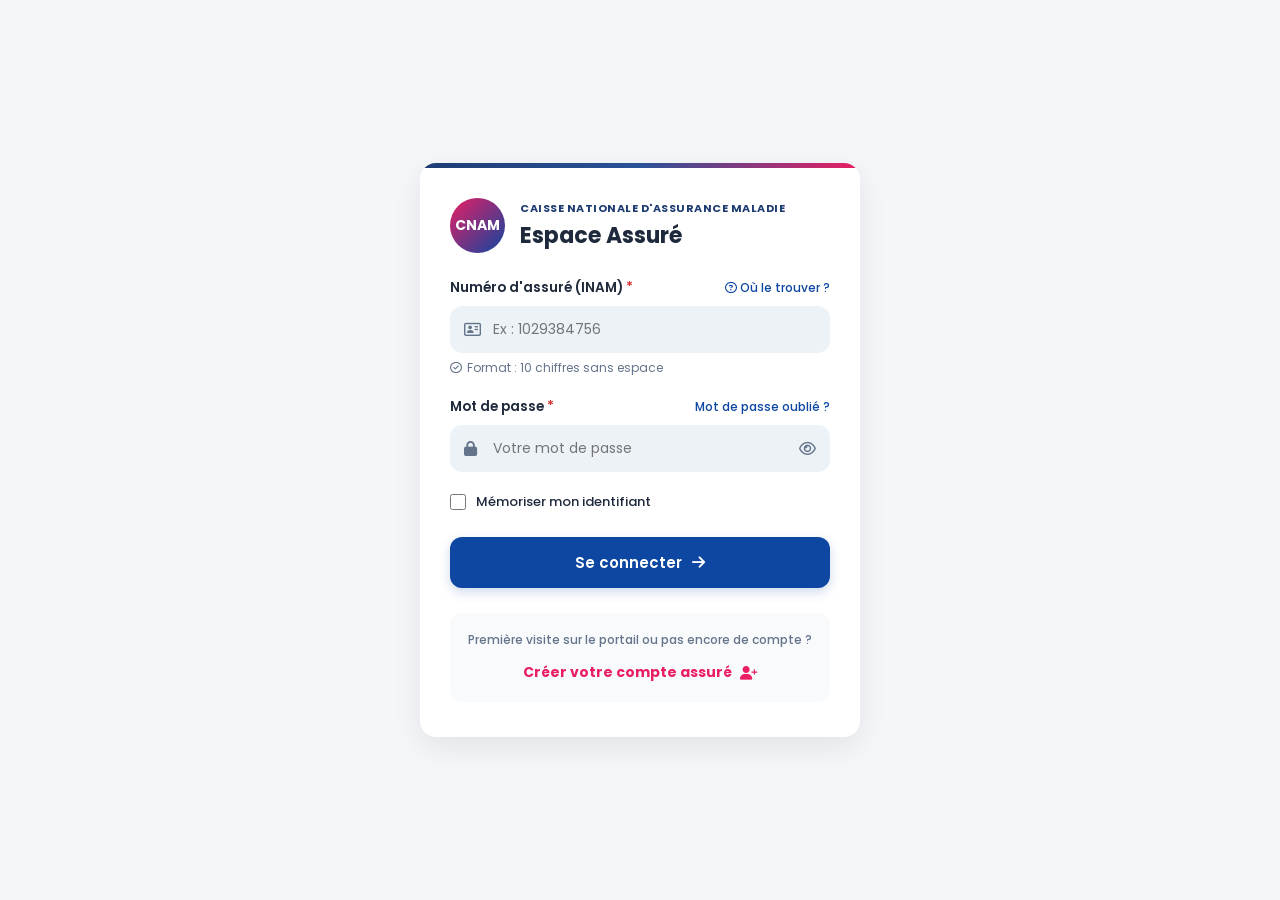
<file: fds/templates/login.html>
<!DOCTYPE html>
<html lang="fr">
<head>
    <meta charset="UTF-8">
    <meta name="viewport" content="width=device-width, initial-scale=1.0">
    <title>CNAM - Espace Assuré</title>
    <!-- Font Awesome pour les icônes -->
    <link rel="stylesheet" href="https://cdnjs.cloudflare.com/ajax/libs/font-awesome/6.4.0/css/all.min.css">
    <!-- Police Google Font (Inter / Poppins) -->
    <link href="https://fonts.googleapis.com/css2?family=Poppins:wght@400;500;600;700&display=swap" rel="stylesheet">

    <style>
        :root {
            --primary-blue: #0d47a1;
            --primary-hover: #083272;
            --pink-accent: #e91e63;
            --bg-light: #f4f6fa;
            --input-bg: #edf2f7;
            --text-dark: #1e293b;
            --text-muted: #64748b;
            --border-radius: 12px;
        }

        * {
            box-sizing: border-box;
            margin: 0;
            padding: 0;
            font-family: 'Poppins', sans-serif;
        }

        body {
            background-color: var(--bg-light);
            display: flex;
            justify-content: center;
            align-items: center;
            min-height: 100vh;
            padding: 20px;
        }

        /* Container de la carte */
        .card {
            background: #ffffff;
            width: 100%;
            max-width: 440px;
            border-radius: 16px;
            box-shadow: 0 10px 30px rgba(0, 0, 0, 0.08);
            position: relative;
            overflow: hidden;
            padding: 35px 30px;
        }

        /* Barre dégradée en haut de la carte */
        .card::before {
            content: '';
            position: absolute;
            top: 0;
            left: 0;
            right: 0;
            height: 5px;
            background: linear-gradient(90deg, #1e3c72 0%, #2a5298 50%, #e91e63 100%);
        }

        /* En-tête : Logo & Titres */
        .header {
            display: flex;
            align-items: center;
            gap: 15px;
            margin-bottom: 25px;
        }

        .logo-placeholder {
            width: 55px;
            height: 55px;
            background: linear-gradient(135deg, #e91e63, #0d47a1);
            border-radius: 50%;
            display: flex;
            align-items: center;
            justify-content: center;
            color: white;
            font-weight: bold;
            font-size: 14px;
            flex-shrink: 0;
        }

        .header-text h2 {
            font-size: 11px;
            font-weight: 700;
            color: #1e3c72;
            text-transform: uppercase;
            letter-spacing: 0.5px;
        }

        .header-text h1 {
            font-size: 22px;
            font-weight: 700;
            color: var(--text-dark);
            margin-top: 2px;
        }

        /* Formulaire */
        .form-group {
            margin-bottom: 20px;
        }

        .label-row {
            display: flex;
            justify-content: space-between;
            align-items: center;
            margin-bottom: 8px;
        }

        label {
            font-size: 13.5px;
            font-weight: 600;
            color: var(--text-dark);
        }

        .required {
            color: #d32f2f;
        }

        .link-help, .link-forgot {
            font-size: 12px;
            color: var(--primary-blue);
            text-decoration: none;
            font-weight: 500;
        }

        .link-help:hover, .link-forgot:hover {
            text-decoration: underline;
        }

        /* Champ Saisie Input */
        .input-wrapper {
            position: relative;
            display: flex;
            align-items: center;
        }

        .input-icon {
            position: absolute;
            left: 14px;
            color: var(--text-muted);
            font-size: 15px;
        }

        .toggle-password {
            position: absolute;
            right: 14px;
            color: var(--text-muted);
            cursor: pointer;
            font-size: 15px;
        }

        input[type="text"], input[type="password"] {
            width: 100%;
            padding: 12px 14px 12px 42px;
            background-color: var(--input-bg);
            border: 1px solid transparent;
            border-radius: var(--border-radius);
            font-size: 14px;
            color: var(--text-dark);
            outline: none;
            transition: all 0.2s ease-in-out;
        }

        input[type="text"]:focus, input[type="password"]:focus {
            border-color: var(--primary-blue);
            background-color: #ffffff;
            box-shadow: 0 0 0 3px rgba(13, 71, 161, 0.1);
        }

        .input-hint {
            font-size: 12px;
            color: var(--text-muted);
            margin-top: 6px;
            display: flex;
            align-items: center;
            gap: 5px;
        }

        /* Checkbox Mémoriser */
        .checkbox-group {
            display: flex;
            align-items: center;
            gap: 10px;
            margin-bottom: 25px;
        }

        .checkbox-group input[type="checkbox"] {
            width: 16px;
            height: 16px;
            accent-color: var(--primary-blue);
            cursor: pointer;
        }

        .checkbox-group label {
            font-size: 13px;
            font-weight: 500;
            color: var(--text-dark);
            cursor: pointer;
        }

        /* Bouton Connexion */
        .btn-submit {
            width: 100%;
            padding: 14px;
            background-color: var(--primary-blue);
            color: white;
            border: none;
            border-radius: var(--border-radius);
            font-size: 15px;
            font-weight: 600;
            cursor: pointer;
            display: flex;
            justify-content: center;
            align-items: center;
            gap: 10px;
            transition: background-color 0.2s;
            box-shadow: 0 4px 12px rgba(13, 71, 161, 0.2);
        }

        .btn-submit:hover {
            background-color: var(--primary-hover);
        }

        /* Pied de Carte (Créer compte) */
        .footer-box {
            margin-top: 25px;
            background-color: #f8fafc;
            border-radius: var(--border-radius);
            padding: 18px;
            text-align: center;
        }

        .footer-box p {
            font-size: 12px;
            color: var(--text-muted);
            margin-bottom: 10px;
            font-weight: 500;
        }

        .btn-register {
            color: var(--pink-accent);
            text-decoration: none;
            font-size: 14px;
            font-weight: 700;
            display: inline-flex;
            align-items: center;
            gap: 8px;
        }

        .btn-register:hover {
            text-decoration: underline;
        }

        /* Responsive */
        @media (max-width: 480px) {
            .card {
                padding: 25px 20px;
            }
        }
    </style>
</head>
<body>

    <div class="card">
        <!-- En-tête -->
        <div class="header">
            <!-- Vous pouvez remplacer ce bloc div par la vraie balise <img src="...logo_cnam.png"> -->
            <div class="logo-placeholder">CNAM</div>
            <div class="header-text">
                <h2>Caisse Nationale d'Assurance Maladie</h2>
                <h1>Espace Assuré</h1>
            </div>
        </div>

        <form action="#" method="POST">
            <!-- Numéro d'assuré -->
            <div class="form-group">
                <div class="label-row">
                    <label for="inam">Numéro d'assuré (INAM) <span class="required">*</span></label>
                    <a href="#" class="link-help"><i class="fa-regular fa-circle-question"></i> Où le trouver ?</a>
                </div>
                <div class="input-wrapper">
                    <i class="fa-regular fa-address-card input-icon"></i>
                    <input type="text" id="inam" name="inam" placeholder="Ex : 1029384756" required>
                </div>
                <div class="input-hint">
                    <i class="fa-regular fa-circle-check"></i> Format : 10 chiffres sans espace
                </div>
            </div>

            <!-- Mot de passe -->
            <div class="form-group">
                <div class="label-row">
                    <label for="password">Mot de passe <span class="required">*</span></label>
                    <a href="#" class="link-forgot">Mot de passe oublié ?</a>
                </div>
                <div class="input-wrapper">
                    <i class="fa-solid fa-lock input-icon"></i>
                    <input type="password" id="password" name="password" placeholder="Votre mot de passe" required>
                    <i class="fa-regular fa-eye toggle-password" id="togglePassword"></i>
                </div>
            </div>

            <!-- Mémoriser -->
            <div class="checkbox-group">
                <input type="checkbox" id="remember" name="remember">
                <label for="remember">Mémoriser mon identifiant</label>
            </div>

            <!-- Bouton Se Connecter -->
            <button type="submit" class="btn-submit">
                Se connecter <i class="fa-solid fa-arrow-right"></i>
            </button>
        </form>

        <!-- Création de compte -->
        <div class="footer-box">
            <p>Première visite sur le portail ou pas encore de compte ?</p>
            <a href="#" class="btn-register">
                Créer votre compte assuré <i class="fa-solid fa-user-plus"></i>
            </a>
        </div>
    </div>

    <!-- Script pour afficher/masquer le mot de passe -->
    <script>
        const togglePassword = document.querySelector('#togglePassword');
        const password = document.querySelector('#password');

        togglePassword.addEventListener('click', function () {
            const type = password.getAttribute('type') === 'password' ? 'text' : 'password';
            password.setAttribute('type', type);
            this.classList.toggle('fa-eye-slash');
        });
    </script>
</body>
</html>
</file>
